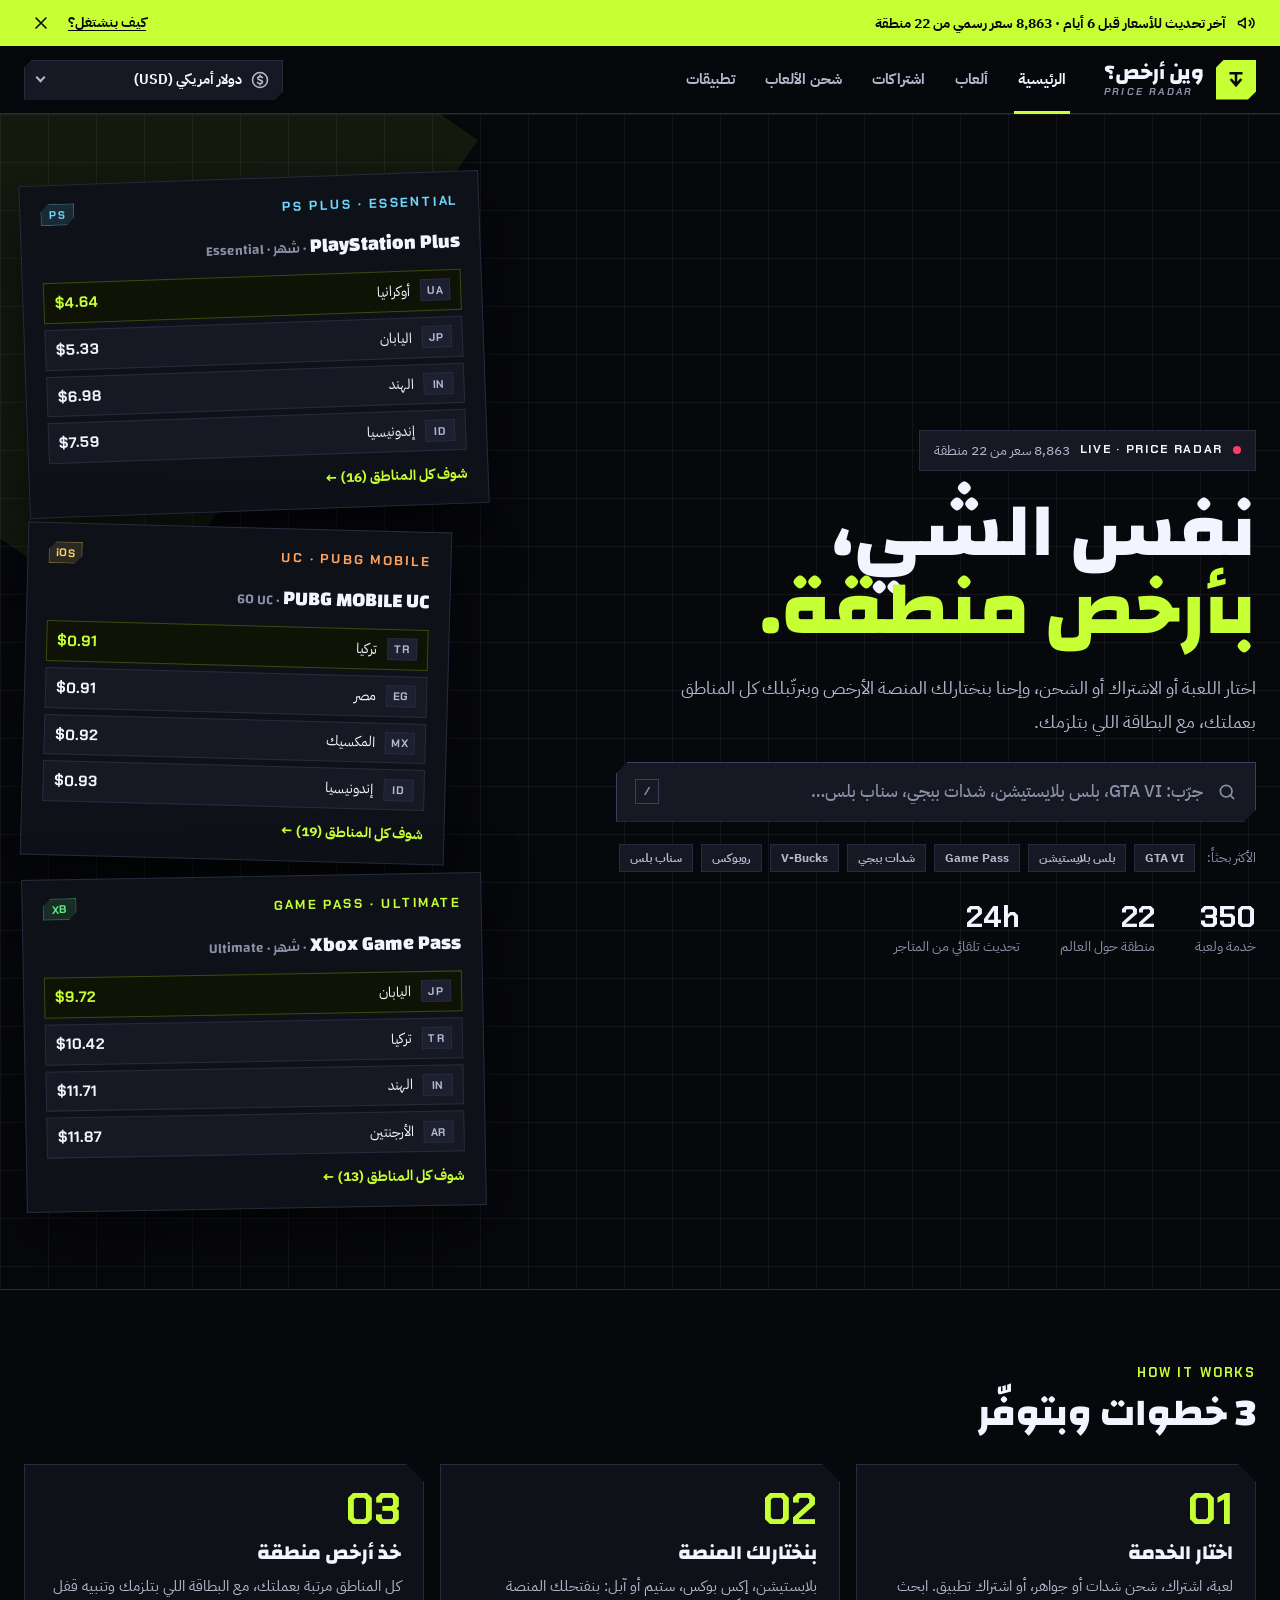
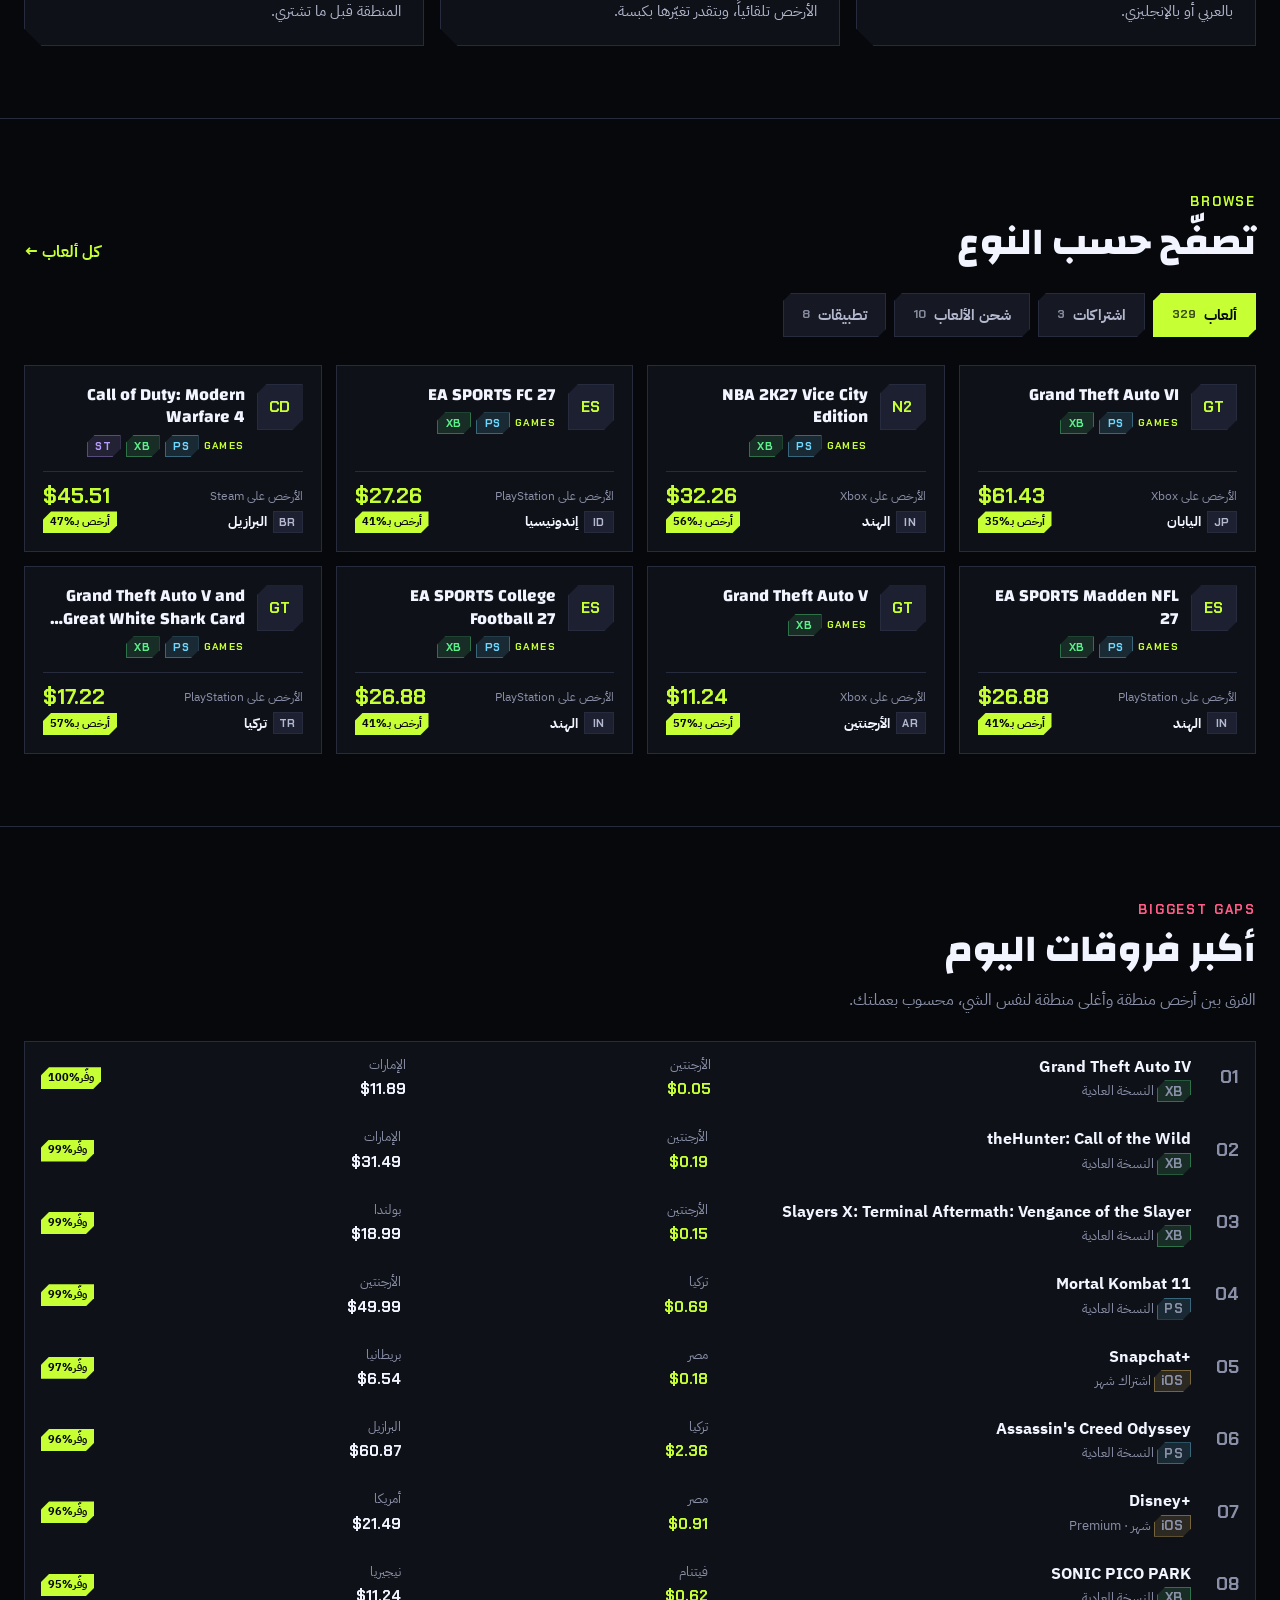
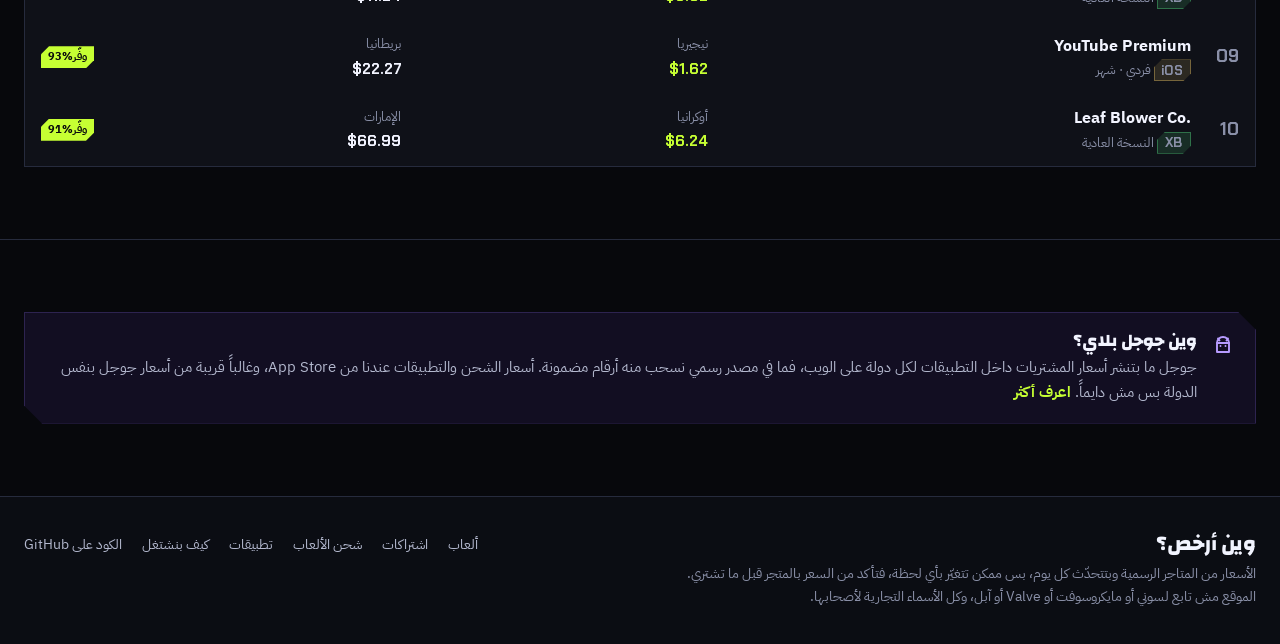
<file: index.html>
<!doctype html>
<html lang="ar" dir="rtl">
<head>
<meta charset="utf-8">
<meta name="viewport" content="width=device-width, initial-scale=1, viewport-fit=cover">
<title>وين أرخص؟ · قارن أسعار الألعاب والاشتراكات والشحن بين دول العالم</title>
<meta name="description" content="اختار الخدمة، وإحنا بنختارلك المنصة والمنطقة الأرخص: ألعاب بلايستيشن وإكس بوكس وستيم، PS Plus وGame Pass، شدات ببجي وV-Bucks وروبوكس، واشتراكات التطبيقات. أسعار رسمية بتتحدّث كل يوم.">
<meta name="theme-color" content="#07080C">
<meta name="color-scheme" content="dark">
<meta property="og:title" content="وين أرخص؟">
<meta property="og:description" content="نفس اللعبة، نفس الاشتراك، بأرخص منطقة بالعالم. أسعار رسمية بتتحدّث كل يوم وبعملتك.">
<meta property="og:type" content="website">
<link rel="icon" href="assets/img/favicon.svg" type="image/svg+xml">
<link rel="preconnect" href="https://fonts.googleapis.com">
<link rel="preconnect" href="https://fonts.gstatic.com" crossorigin>
<link rel="stylesheet" href="https://fonts.googleapis.com/css2?family=Changa:wght@600;700;800&amp;family=Chakra+Petch:ital,wght@0,600;0,700;1,700&amp;family=IBM+Plex+Sans+Arabic:wght@400;500;600;700&amp;display=swap">
<link rel="stylesheet" href="assets/css/app.css">
<script defer src="assets/js/config.js"></script>
<script defer src="assets/js/app.js"></script>
</head>
<body>
<a class="skip-link" href="#main">تخطَّ إلى المحتوى</a>

<div class="announce" id="announce" hidden>
  <div class="container announce-row">
    <svg class="ico" viewBox="0 0 24 24" aria-hidden="true"><path d="M3 11v2a1 1 0 0 0 1 1h2l5 4V6L6 10H4a1 1 0 0 0-1 1Z"/><path d="M16 9a3.5 3.5 0 0 1 0 6M19 6.5a7 7 0 0 1 0 11"/></svg>
    <p class="announce-text" id="announce-text">الأسعار بتنسحب كل يوم من المتاجر الرسمية مباشرة.</p>
    <a class="announce-link" href="#/about">كيف بنشتغل؟</a>
    <button class="announce-close" type="button" id="announce-close" aria-label="سكّر الشريط">
      <svg class="ico" viewBox="0 0 24 24" aria-hidden="true"><path d="M6 6l12 12M18 6 6 18"/></svg>
    </button>
  </div>
</div>

<header class="site-header">
  <div class="container header-row">
    <a class="brand" href="#/" aria-label="وين أرخص؟، الصفحة الرئيسية">
      <span class="brand-mark" aria-hidden="true">
        <svg viewBox="0 0 32 32"><path d="M9 7h14M16 7v15M10 16l6 7 6-7" fill="none" stroke="currentColor" stroke-width="3.4" stroke-linecap="square"/></svg>
      </span>
      <span class="brand-text">
        <span class="brand-name">وين أرخص؟</span>
        <span class="wordmark" dir="ltr">PRICE RADAR</span>
      </span>
    </a>
    <nav class="main-nav" aria-label="القائمة الرئيسية">
      <a class="nav-link" href="#/" data-nav="home">الرئيسية</a>
      <a class="nav-link" href="#/c/game" data-nav="game">ألعاب</a>
      <a class="nav-link" href="#/c/sub" data-nav="sub">اشتراكات</a>
      <a class="nav-link" href="#/c/currency" data-nav="currency">شحن الألعاب</a>
      <a class="nav-link" href="#/c/app" data-nav="app">تطبيقات</a>
    </nav>
    <div class="header-actions">
      <label class="pill-select" title="عملة العرض">
        <span class="sr-only">عملة العرض</span>
        <svg class="ico" viewBox="0 0 24 24" aria-hidden="true"><circle cx="12" cy="12" r="9"/><path d="M14.8 9.2c-.5-.8-1.5-1.3-2.8-1.3-1.7 0-2.8.9-2.8 2.1 0 2.9 5.8 1.4 5.8 4.2 0 1.2-1.2 2.1-3 2.1-1.4 0-2.5-.6-3-1.5M12 6v1.9M12 16.3V18"/></svg>
        <select id="currency-select" aria-label="عملة العرض"></select>
      </label>
    </div>
  </div>
</header>

<main id="main" class="app-main" tabindex="-1">
  <div class="container boot" role="status">
    <span class="boot-mark" aria-hidden="true"></span>
    <p>لحظة، عم نجيب الأسعار…</p>
  </div>
</main>

<footer class="site-footer">
  <div class="container footer-grid">
    <div class="footer-brand">
      <span class="brand-name">وين أرخص؟</span>
      <p>الأسعار من المتاجر الرسمية وبتتحدّث كل يوم، بس ممكن تتغيّر بأي لحظة، فتأكد من السعر بالمتجر قبل ما تشتري. الموقع مش تابع لسوني أو مايكروسوفت أو Valve أو آبل، وكل الأسماء التجارية لأصحابها.</p>
    </div>
    <nav class="footer-nav" aria-label="روابط سفلية">
      <a href="#/c/game">ألعاب</a>
      <a href="#/c/sub">اشتراكات</a>
      <a href="#/c/currency">شحن الألعاب</a>
      <a href="#/c/app">تطبيقات</a>
      <a href="#/about">كيف بنشتغل</a>
      <a id="footer-repo" href="#/about">الكود على GitHub</a>
    </nav>
  </div>
</footer>

<nav class="mobile-nav" aria-label="التنقل السريع">
  <a href="#/" data-nav="home">
    <svg class="ico" viewBox="0 0 24 24" aria-hidden="true"><path d="M4 11.5 12 5l8 6.5V20h-5v-5H9v5H4z"/></svg>
    <span>الرئيسية</span>
  </a>
  <a href="#/c/game" data-nav="game">
    <svg class="ico" viewBox="0 0 24 24" aria-hidden="true"><path d="M7 8h10a4 4 0 0 1 4 4v2.5a2.5 2.5 0 0 1-4.6 1.4L15 14H9l-1.4 1.9A2.5 2.5 0 0 1 3 14.5V12a4 4 0 0 1 4-4Z"/><path d="M8 11v2.5M6.8 12.2h2.5M15.5 11.5h.01M17 13h.01"/></svg>
    <span>ألعاب</span>
  </a>
  <a href="#/c/sub" data-nav="sub">
    <svg class="ico" viewBox="0 0 24 24" aria-hidden="true"><path d="M20 12a8 8 0 0 1-14.3 4.9M4 12a8 8 0 0 1 14.3-4.9"/><path d="M18.5 3.5v3.8h-3.8M5.5 20.5v-3.8h3.8"/></svg>
    <span>اشتراكات</span>
  </a>
  <a href="#/c/currency" data-nav="currency">
    <svg class="ico" viewBox="0 0 24 24" aria-hidden="true"><ellipse cx="9" cy="7" rx="5" ry="2.5"/><path d="M4 7v4c0 1.4 2.2 2.5 5 2.5s5-1.1 5-2.5V7"/><path d="M10 15.5c.8 1.2 2.8 2 5 2 2.8 0 5-1.1 5-2.5v-4c0-1.4-2.2-2.5-5-2.5"/></svg>
    <span>شحن</span>
  </a>
  <a href="#/c/app" data-nav="app">
    <svg class="ico" viewBox="0 0 24 24" aria-hidden="true"><rect x="4" y="4" width="6.5" height="6.5"/><rect x="13.5" y="4" width="6.5" height="6.5"/><rect x="4" y="13.5" width="6.5" height="6.5"/><rect x="13.5" y="13.5" width="6.5" height="6.5"/></svg>
    <span>تطبيقات</span>
  </a>
</nav>

<noscript>
  <div class="container noscript">الموقع بيحتاج JavaScript ليعرض الأسعار. فعّله بالمتصفح وارجع.</div>
</noscript>
</body>
</html>
</file>
<file: assets/css/app.css>
/* وين أرخص؟ — نظام التصميم (على نفس روح Just4Gamers: داكن، زوايا مقصوصة، أخضر فولت) */

:root {
  --void: #07080c;
  --void-2: #0b0d13;
  --panel: #0f1118;
  --panel-2: #161924;
  --panel-3: #1c2030;
  --steel: #262b3d;
  --steel-2: #3a4160;
  --text: #f2f4ff;
  --text-2: #b4b9cf;
  --muted: #8a90a8;
  --volt: #c6ff33;
  --volt-hover: #d9ff70;
  --volt-deep: #0f1306;
  --volt-line: #3b4a12;
  --plasma: #9b6bff;
  --plasma-text: #b79bff;
  --plasma-deep: #120e22;
  --plasma-line: #2d2350;
  --live: #ff3b6b;
  --live-text: #ff5c85;
  --sky: #6fd8ff;
  --orange: #ffa25c;
  --gold: #ffd36b;
  --green: #5bf08a;

  --font-display: 'Changa', 'IBM Plex Sans Arabic', system-ui, sans-serif;
  --font-num: 'Chakra Petch', 'Changa', system-ui, sans-serif;
  --font-body: 'IBM Plex Sans Arabic', system-ui, -apple-system, 'Segoe UI', sans-serif;

  --cut-12: polygon(12px 0, 100% 0, 100% calc(100% - 12px), calc(100% - 12px) 100%, 0 100%, 0 12px);
  --cut-8: polygon(8px 0, 100% 0, 100% calc(100% - 8px), calc(100% - 8px) 100%, 0 100%, 0 8px);
  --cut-18: polygon(0 0, calc(100% - 18px) 0, 100% 18px, 100% 100%, 18px 100%, 0 calc(100% - 18px));

  --header-h: 68px;
  --mobile-nav-h: 64px;
  --gutter: 24px;
  --container: 1320px;
  color-scheme: dark;
}

@media (max-width: 640px) {
  :root { --gutter: 16px; --header-h: 60px; }
}

*, *::before, *::after { box-sizing: border-box; }
html { -webkit-text-size-adjust: 100%; scroll-padding-top: calc(var(--header-h) + 16px); }
body {
  margin: 0;
  min-height: 100vh;
  background: var(--void);
  color: var(--text);
  font-family: var(--font-body);
  font-size: 16px;
  line-height: 1.65;
  -webkit-font-smoothing: antialiased;
  overflow-x: hidden;
  display: flex;
  flex-direction: column;
}
::selection { background: var(--volt); color: var(--void); }
a { color: inherit; text-decoration: none; }
a:hover { color: var(--volt); }
img, svg { display: block; }
button, input, select { font: inherit; color: inherit; }
button { cursor: pointer; }
h1, h2, h3, h4 { margin: 0; font-family: var(--font-display); font-weight: 800; line-height: 1.15; }
p { margin: 0; }
ul, ol { margin: 0; padding: 0; }
:focus-visible { outline: 2px solid var(--volt); outline-offset: 2px; }
[tabindex="-1"]:focus { outline: none; }
::-webkit-scrollbar { width: 10px; height: 10px; }
::-webkit-scrollbar-track { background: var(--void); }
::-webkit-scrollbar-thumb { background: var(--steel); border: 2px solid var(--void); }

.ico { width: 20px; height: 20px; flex-shrink: 0; fill: none; stroke: currentColor; stroke-width: 1.9; stroke-linecap: round; stroke-linejoin: round; }
.ico.sm { width: 16px; height: 16px; }
.ico.lg { width: 24px; height: 24px; }
.sr-only { position: absolute !important; width: 1px; height: 1px; overflow: hidden; clip: rect(0 0 0 0); white-space: nowrap; }
.skip-link { position: absolute; top: -100px; inset-inline-start: 16px; z-index: 200; padding: 10px 16px; background: var(--volt); color: var(--void); font-weight: 800; }
.skip-link:focus { top: 12px; color: var(--void); }
.ltr { direction: ltr; unicode-bidi: isolate; }
.num { font-family: var(--font-num); font-weight: 700; font-variant-numeric: tabular-nums; }
.muted { color: var(--muted); }
.text-2 { color: var(--text-2); }
.volt { color: var(--volt); }
.container { width: 100%; max-width: var(--container); margin: 0 auto; padding: 0 var(--gutter); }
.eyebrow { font-family: var(--font-num); font-weight: 700; font-size: 13px; letter-spacing: 0.14em; text-transform: uppercase; color: var(--volt); }
.eyebrow.plasma { color: var(--plasma-text); }
.eyebrow.sky { color: var(--sky); }
.eyebrow.orange { color: var(--orange); }
.eyebrow.live { color: var(--live-text); }

/* ---------- buttons ---------- */
.btn {
  display: inline-flex; align-items: center; justify-content: center; gap: 8px;
  min-height: 48px; padding: 0 22px; border: 0; background: transparent; color: var(--text);
  font-weight: 800; font-size: 15px; line-height: 1.2; white-space: nowrap; user-select: none;
  transition: transform .15s ease, background-color .15s ease, color .15s ease, box-shadow .15s ease;
}
.btn:hover { transform: translateY(-2px); }
.btn:active { transform: none; }
.btn-primary { background: var(--volt); color: var(--void); clip-path: var(--cut-12); }
.btn-primary:hover { background: var(--volt-hover); color: var(--void); }
.btn-secondary { box-shadow: inset 0 0 0 1.5px var(--steel-2); clip-path: var(--cut-12); }
.btn-secondary:hover { color: var(--volt); box-shadow: inset 0 0 0 1.5px var(--volt); }
.btn-primary:focus-visible, .btn-secondary:focus-visible { outline: none; box-shadow: inset 0 0 0 3px var(--void), inset 0 0 0 5px var(--text); }
.btn-sm { min-height: 38px; padding: 0 14px; font-size: 14px; }
.btn-block { width: 100%; }
.link { color: var(--volt); font-weight: 700; }
.link:hover { text-decoration: underline; text-underline-offset: 4px; }

/* ---------- surfaces ---------- */
.card { background: var(--panel); border: 1px solid var(--steel); min-width: 0; }
.cut { clip-path: var(--cut-18); }
.bg-grid {
  background-image:
    linear-gradient(to right, rgba(242, 244, 255, 0.05) 1px, transparent 1px),
    linear-gradient(to bottom, rgba(242, 244, 255, 0.05) 1px, transparent 1px);
  background-size: 48px 48px;
}
.stripes { background-image: repeating-linear-gradient(45deg, rgba(198, 255, 51, 0.06) 0 5px, transparent 5px 16px); }

.chip {
  display: inline-flex; align-items: center; gap: 6px; height: 28px; padding: 0 10px;
  font-size: 12px; font-weight: 700; line-height: 1; background: var(--panel-2); color: var(--text-2);
  border: 1px solid var(--steel); white-space: nowrap;
}
.chip.volt { color: var(--volt); }
.chip.solid { background: var(--volt); border-color: var(--volt); color: var(--void); }
.chip-sm { height: 22px; padding: 0 7px; font-size: 11px; }
button.chip { height: 38px; padding: 0 14px; font-size: 14px; transition: border-color .15s, color .15s, background-color .15s; }
button.chip:hover { color: var(--text); border-color: var(--steel-2); }
button.chip[aria-pressed='true'] { background: var(--volt); border-color: var(--volt); color: var(--void); }

.live-dot { display: inline-block; width: 8px; height: 8px; border-radius: 50%; background: var(--live); animation: pulse 1.6s infinite; flex-shrink: 0; }
@keyframes pulse { 0% { box-shadow: 0 0 0 0 rgba(255, 59, 107, .7); } 70% { box-shadow: 0 0 0 8px rgba(255, 59, 107, 0); } 100% { box-shadow: 0 0 0 0 rgba(255, 59, 107, 0); } }

/* شارة المنصة (نص بدل الشعارات) */
.plat {
  display: inline-flex; align-items: center; justify-content: center;
  min-width: 34px; height: 22px; padding: 0 6px;
  font-family: var(--font-num); font-weight: 700; font-size: 11px; letter-spacing: .06em;
  color: var(--pc, var(--text)); background: color-mix(in srgb, var(--pc, var(--text)) 12%, transparent);
  border: 1px solid color-mix(in srgb, var(--pc, var(--text)) 35%, transparent);
  clip-path: var(--cut-8);
  direction: ltr;
}
.p-psn { --pc: var(--sky); }
.p-xbox { --pc: var(--green); }
.p-steam { --pc: var(--plasma-text); }
.p-apple { --pc: var(--gold); }
.t-game { --tc: var(--volt); }
.t-sub { --tc: var(--plasma-text); }
.t-currency { --tc: var(--orange); }
.t-app { --tc: var(--sky); }

.code {
  display: inline-flex; align-items: center; justify-content: center;
  min-width: 30px; height: 22px; padding: 0 5px;
  font-family: var(--font-num); font-weight: 700; font-size: 11px; letter-spacing: .05em;
  background: var(--panel-3); color: var(--text-2); border: 1px solid var(--steel);
  direction: ltr;
}

/* ---------- announcement ---------- */
.announce { background: var(--volt); color: var(--void); font-weight: 700; font-size: 14px; }
.announce-row { display: flex; align-items: center; gap: 10px; min-height: 42px; padding-top: 6px; padding-bottom: 6px; }
.announce-text { flex: 1 1 auto; min-width: 0; line-height: 1.5; }
.announce-link { text-decoration: underline; text-underline-offset: 3px; font-weight: 800; white-space: nowrap; }
.announce-link:hover { color: var(--void); opacity: .75; }
.announce-close { display: grid; place-items: center; width: 34px; height: 34px; border: 0; background: transparent; color: var(--void); }
.announce-close:hover { background: rgba(7, 8, 12, .12); }

/* ---------- header ---------- */
.site-header {
  position: sticky; top: 0; z-index: 100; height: var(--header-h);
  background: rgba(7, 8, 12, .9); backdrop-filter: saturate(140%) blur(12px); -webkit-backdrop-filter: saturate(140%) blur(12px);
  border-bottom: 1px solid var(--steel);
}
.header-row { height: 100%; display: flex; align-items: center; gap: 24px; }
.brand { display: flex; align-items: center; gap: 12px; min-height: 44px; flex-shrink: 0; color: var(--text); }
.brand:hover { color: var(--text); }
.brand-mark {
  width: 40px; height: 40px; display: grid; place-items: center; background: var(--volt); color: var(--void);
  clip-path: polygon(8px 0, 100% 0, 100% calc(100% - 8px), calc(100% - 8px) 100%, 0 100%, 0 8px);
  transition: transform .2s ease;
}
.brand-mark svg { width: 24px; height: 24px; }
.brand:hover .brand-mark { transform: rotate(-6deg); }
.brand-text { display: flex; flex-direction: column; line-height: 1; gap: 4px; }
.brand-name { font-family: var(--font-display); font-weight: 800; font-size: 21px; line-height: 1; }
.wordmark { font-family: var(--font-num); font-style: italic; font-weight: 700; font-size: 10px; letter-spacing: .22em; color: var(--muted); }
.main-nav { display: flex; gap: 2px; height: 100%; }
.nav-link { position: relative; display: flex; align-items: center; padding: 0 14px; color: var(--text-2); font-weight: 700; font-size: 15px; height: 100%; }
.nav-link:hover { color: var(--volt); }
.nav-link[aria-current='page'] { color: var(--text); }
.nav-link[aria-current='page']::after { content: ''; position: absolute; bottom: -1px; inset-inline: 10px; height: 3px; background: var(--volt); }
.header-actions { margin-inline-start: auto; display: flex; align-items: center; gap: 8px; }

.pill-select {
  position: relative; display: inline-flex; align-items: center; gap: 8px; height: 40px; padding: 0 12px;
  background: var(--panel-2); border: 1px solid var(--steel); color: var(--text-2);
  clip-path: var(--cut-8);
}
.pill-select:hover { border-color: var(--steel-2); color: var(--text); }
.pill-select:focus-within { border-color: var(--volt); }
.pill-select select {
  appearance: none; -webkit-appearance: none; border: 0; background: transparent; color: var(--text);
  font-weight: 700; font-size: 14px; max-width: 190px; cursor: pointer;
}
.pill-select::after {
  content: ''; flex-shrink: 0; width: 7px; height: 7px; margin-top: -4px; pointer-events: none;
  border-right: 2px solid currentColor; border-bottom: 2px solid currentColor; transform: rotate(45deg);
}
.pill-select select:focus { outline: none; }
.pill-select option, .pill-select optgroup { background: var(--panel); color: var(--text); }

@media (max-width: 1080px) {
  .main-nav { display: none; }
}
@media (max-width: 420px) {
  .wordmark { display: none; }
  .header-row { gap: 12px; }
  .pill-select { padding: 0 10px; }
  .pill-select .ico { display: none; }
  .pill-select select { max-width: 150px; }
}
@media (max-width: 370px) {
  .brand { gap: 8px; }
  .brand-mark { width: 36px; height: 36px; }
  .brand-name { font-size: 18px; }
  .pill-select select { max-width: 122px; }
}

/* ---------- main ---------- */
.app-main { flex: 1 0 auto; }
.boot { min-height: 60vh; display: grid; place-content: center; justify-items: center; gap: 14px; color: var(--muted); }
.boot-mark { width: 52px; height: 52px; background: var(--volt); clip-path: var(--cut-12); animation: boot 1s ease-in-out infinite alternate; }
@keyframes boot { from { opacity: .45; transform: rotate(-6deg); } to { opacity: 1; transform: none; } }
.page { padding-top: 32px; padding-bottom: 80px; }
@media (max-width: 860px) {
  body { padding-bottom: calc(var(--mobile-nav-h) + env(safe-area-inset-bottom)); }
}
@media (max-width: 640px) { .page { padding-top: 20px; padding-bottom: 48px; } }

.section { padding-top: 72px; padding-bottom: 72px; display: flex; flex-direction: column; gap: 28px; }
.section + .section { border-top: 1px solid var(--steel); }
.section-head { display: flex; flex-wrap: wrap; align-items: flex-end; justify-content: space-between; gap: 12px 24px; }
.section-head h2 { font-size: clamp(1.6rem, 3vw, 2.4rem); }
.section-head p { color: var(--muted); margin-top: 6px; }
.head-copy { display: flex; flex-direction: column; gap: 8px; }
@media (max-width: 640px) { .section { padding-top: 48px; padding-bottom: 48px; gap: 22px; } }

/* ---------- hero ---------- */
.hero { position: relative; overflow: hidden; border-bottom: 1px solid var(--steel); }
.hero-glow { position: absolute; top: -200px; left: -240px; width: 600px; height: 600px; background: var(--volt); opacity: .07; transform: rotate(35deg); pointer-events: none; }
.hero-row { position: relative; padding-top: 64px; padding-bottom: 80px; display: flex; flex-wrap: wrap; align-items: center; justify-content: space-between; gap: 48px; }
.hero-copy { flex: 1 1 520px; min-width: 0; display: flex; flex-direction: column; align-items: flex-start; gap: 22px; }
.live-pill { display: inline-flex; align-items: center; gap: 10px; padding: 8px 14px; background: var(--panel-2); border: 1px solid var(--steel); font-size: 14px; color: var(--text-2); }
.live-pill .eyebrow { color: var(--text); font-size: 12px; }
.hero-title { font-size: clamp(2.7rem, 6vw, 5.4rem); line-height: 1.02; }
.hero-title span { display: block; }
.hero-title .volt { color: var(--volt); }
.hero-lead { max-width: 37rem; font-size: 1.15rem; line-height: 1.85; color: var(--text-2); }
.hero-stats { margin: 6px 0 0; display: flex; flex-wrap: wrap; gap: 14px 40px; }
.hero-stats div { display: flex; flex-direction: column; gap: 2px; }
.hero-stats dt { font-size: 30px; line-height: 1.1; }
.hero-stats dd { margin: 0; font-size: 14px; color: var(--muted); }
.hero-cards { flex: 0 1 460px; min-width: 0; display: flex; flex-direction: column; gap: 16px; }
.hero-card { display: flex; flex-direction: column; gap: 12px; padding: 18px 20px; box-shadow: 0 24px 60px rgba(0, 0, 0, .55); transition: transform .3s ease, border-color .2s; color: var(--text); }
.hero-card:hover { transform: rotate(0deg) translateY(-4px) !important; border-color: var(--volt); color: var(--text); }
.hero-card-1 { transform: rotate(-2deg); }
.hero-card-2 { margin-inline-start: 36px; transform: rotate(1.5deg); }
.hero-card-3 { transform: rotate(-1deg); }
.hc-head { display: flex; align-items: center; justify-content: space-between; gap: 12px; }
.hc-title { font-family: var(--font-display); font-weight: 800; font-size: 1.25rem; }
.hc-rows { list-style: none; display: flex; flex-direction: column; gap: 6px; }
.hc-row { display: flex; align-items: center; gap: 10px; padding: 7px 10px; background: var(--panel-2); border: 1px solid var(--steel); font-size: 14px; }
.hc-row:first-child { background: var(--volt-deep); border-color: var(--volt-line); }
.hc-row .grow { flex: 1 1 auto; min-width: 0; }
.hc-row .num { font-size: 15px; }
.hc-row:first-child .num { color: var(--volt); }
@media (max-width: 640px) {
  .hero-row { padding-top: 36px; padding-bottom: 44px; gap: 32px; }
  .hero-card-2 { margin-inline-start: 14px; }
}

/* البحث */
.search { position: relative; width: 100%; max-width: 640px; }
.search-box {
  display: flex; align-items: center; gap: 12px; height: 60px; padding: 0 18px;
  background: var(--panel-2); border: 1.5px solid var(--steel-2); clip-path: var(--cut-12);
  transition: border-color .15s, background-color .15s;
}
.search-box:focus-within { border-color: var(--volt); background: var(--panel-3); }
.search-box .ico { color: var(--muted); }
.search-input { flex: 1 1 auto; min-width: 0; height: 100%; border: 0; background: transparent; font-size: 17px; font-weight: 500; }
.search-input:focus { outline: none; }
.search-input::placeholder { color: var(--muted); }
.kbd { font-family: var(--font-num); font-size: 12px; font-weight: 700; color: var(--muted); border: 1px solid var(--steel-2); padding: 2px 8px; }
.search-list {
  position: absolute; z-index: 60; top: calc(100% + 6px); inset-inline: 0; max-height: min(420px, 60vh); overflow-y: auto;
  list-style: none; background: var(--panel); border: 1px solid var(--steel-2); box-shadow: 0 24px 60px rgba(0, 0, 0, .6);
}
.search-list[hidden] { display: none; }
.search-opt { display: flex; align-items: center; gap: 12px; padding: 10px 14px; border-top: 1px solid var(--steel); cursor: pointer; }
.search-opt:first-child { border-top: 0; }
.search-opt[aria-selected='true'], .search-opt:hover { background: var(--panel-2); }
.search-opt .grow { flex: 1 1 auto; min-width: 0; display: flex; flex-direction: column; }
.search-opt .name { font-weight: 700; overflow: hidden; text-overflow: ellipsis; white-space: nowrap; }
.search-opt .sub { font-size: 13px; color: var(--muted); }
.search-opt .num { color: var(--volt); font-size: 14px; }
.search-empty { padding: 14px; color: var(--muted); }
.quick { display: flex; flex-wrap: wrap; align-items: center; gap: 8px; }
.quick-label { font-size: 13px; color: var(--muted); margin-inline-end: 4px; }

/* ---------- steps ---------- */
.steps { display: grid; grid-template-columns: repeat(3, minmax(0, 1fr)); gap: 16px; list-style: none; }
.step { position: relative; padding: 22px; display: flex; flex-direction: column; gap: 10px; }
.step-n { font-family: var(--font-num); font-weight: 700; font-size: 44px; line-height: 1; color: var(--volt); }
.step h3 { font-size: 1.25rem; }
.step p { color: var(--text-2); font-size: 15px; }
@media (max-width: 860px) { .steps { grid-template-columns: 1fr; } }

/* ---------- tabs ---------- */
.tabs { display: flex; flex-wrap: wrap; gap: 8px; }
.tab {
  display: inline-flex; align-items: center; gap: 8px; height: 44px; padding: 0 18px;
  background: var(--panel-2); border: 1px solid var(--steel); color: var(--text-2); font-weight: 800; font-size: 15px;
  clip-path: var(--cut-8);
}
.tab:hover { color: var(--text); border-color: var(--steel-2); }
.tab[aria-selected='true'] { background: var(--volt); border-color: var(--volt); color: var(--void); }
.tab .count { font-family: var(--font-num); font-size: 12px; opacity: .7; }

/* ---------- service cards ---------- */
.grid-cards { display: grid; grid-template-columns: repeat(auto-fill, minmax(min(100%, 248px), 1fr)); gap: 14px; }
.svc-card { position: relative; display: flex; flex-direction: column; gap: 14px; padding: 18px; color: var(--text); transition: border-color .15s ease, transform .15s ease; }
.svc-card:hover { border-color: var(--volt); transform: translateY(-3px); color: var(--text); }
.svc-top { display: flex; align-items: flex-start; gap: 12px; }
.tile {
  width: 46px; height: 46px; flex-shrink: 0; display: grid; place-items: center;
  font-family: var(--font-num); font-weight: 700; font-size: 15px; letter-spacing: .02em;
  background: var(--panel-3); color: var(--tc, var(--volt));
  border: 1px solid var(--steel);
  clip-path: polygon(10px 0, 100% 0, 100% calc(100% - 10px), calc(100% - 10px) 100%, 0 100%, 0 10px);
  direction: ltr;
}
.tile.lg { width: 64px; height: 64px; font-size: 20px; }
.svc-name { font-family: var(--font-display); font-weight: 700; font-size: 1.08rem; line-height: 1.3; display: -webkit-box; -webkit-line-clamp: 2; -webkit-box-orient: vertical; overflow: hidden; }
.svc-meta { display: flex; flex-wrap: wrap; align-items: center; gap: 5px; margin-top: 6px; }
.svc-kind { font-family: var(--font-num); font-weight: 700; font-size: 10px; letter-spacing: .14em; color: var(--tc, var(--muted)); }
.svc-bottom { margin-top: auto; display: flex; align-items: flex-end; justify-content: space-between; gap: 10px; padding-top: 14px; border-top: 1px solid var(--steel); }
.svc-where { display: flex; flex-direction: column; gap: 4px; min-width: 0; }
.svc-where .lbl { font-size: 12px; color: var(--muted); }
.svc-where .reg { display: flex; align-items: center; gap: 6px; font-size: 14px; font-weight: 700; white-space: nowrap; }
.svc-price { display: flex; flex-direction: column; align-items: flex-end; gap: 4px; }
.svc-price .num { font-size: 1.35rem; color: var(--volt); line-height: 1; }
.save { display: inline-flex; align-items: center; height: 22px; padding: 0 7px; font-size: 11px; font-weight: 800; color: var(--void); background: var(--volt); clip-path: var(--cut-8); white-space: nowrap; }
.save.soft { background: var(--panel-3); color: var(--text-2); }
.more-row { display: flex; justify-content: center; }

/* ---------- gaps list ---------- */
.gaps { list-style: none; display: flex; flex-direction: column; border: 1px solid var(--steel); }
.gap-row { display: grid; grid-template-columns: 34px minmax(0, 1.6fr) minmax(0, 1fr) minmax(0, 1fr) auto; align-items: center; gap: 14px; padding: 12px 16px; border-top: 1px solid var(--steel); background: var(--panel); color: var(--text); }
.gap-row:first-child { border-top: 0; }
.gap-row:hover { background: var(--panel-2); color: var(--text); }
.gap-rank { font-family: var(--font-num); font-weight: 700; font-size: 18px; color: var(--muted); }
.gap-name { display: flex; flex-direction: column; min-width: 0; }
.gap-name b { font-weight: 700; overflow: hidden; text-overflow: ellipsis; white-space: nowrap; }
.gap-name span { font-size: 13px; color: var(--muted); }
.gap-cell { display: flex; flex-direction: column; gap: 2px; font-size: 13px; color: var(--muted); }
.gap-cell .num { font-size: 15px; color: var(--text); }
.gap-cell.cheap .num { color: var(--volt); }
@media (max-width: 760px) {
  .gap-row { grid-template-columns: 26px minmax(0, 1fr) auto; }
  .gap-row .gap-cell { display: none; }
  .gap-row .gap-cell.cheap { display: flex; grid-column: 2; }
}

/* ---------- panels ---------- */
.note { display: flex; gap: 14px; padding: 18px 20px; }
.note .ico { margin-top: 3px; }
.note h3 { font-size: 1.1rem; margin-bottom: 4px; }
.note p { color: var(--text-2); font-size: 15px; }
.note.plasma { background: var(--plasma-deep); border-color: var(--plasma-line); }
.note.plasma .ico { color: var(--plasma-text); }
.note.warn { background: #1a1208; border-color: #4a3412; }
.note.warn .ico, .note.warn strong { color: var(--orange); }

/* ---------- browse ---------- */
.page-head { display: flex; flex-direction: column; gap: 10px; margin-bottom: 26px; }
.page-head h1 { font-size: clamp(2rem, 4.4vw, 3.2rem); }
.page-head p { color: var(--text-2); max-width: 46rem; }
.crumbs { display: flex; flex-wrap: wrap; align-items: center; gap: 8px; font-size: 14px; color: var(--muted); list-style: none; }
.crumbs a:hover { color: var(--volt); }
.crumbs li + li::before { content: '‹'; margin-inline-end: 8px; color: var(--steel-2); }
.toolbar { display: flex; flex-wrap: wrap; align-items: center; gap: 10px; margin-bottom: 20px; }
.toolbar .search { max-width: 380px; flex: 1 1 260px; }
.toolbar .search-box { height: 46px; }
.toolbar .search-input { font-size: 15px; }
.toolbar-spacer { flex: 1 1 auto; }
.result-count { font-size: 14px; color: var(--muted); margin-bottom: 14px; }
.empty { padding: 48px 20px; text-align: center; color: var(--muted); display: flex; flex-direction: column; align-items: center; gap: 12px; }

/* ---------- service page ---------- */
.svc-head { display: flex; align-items: flex-start; gap: 18px; margin: 14px 0 28px; }
.svc-head h1 { font-size: clamp(1.9rem, 4.6vw, 3.1rem); line-height: 1.08; }
.svc-head .svc-meta { margin-top: 10px; }
.flow { display: flex; flex-direction: column; gap: 26px; }
.flow-step { display: flex; flex-direction: column; gap: 12px; }
.flow-label { display: flex; align-items: center; gap: 10px; font-weight: 700; color: var(--text-2); }
.flow-label .n { width: 26px; height: 26px; display: grid; place-items: center; font-family: var(--font-num); font-size: 13px; font-weight: 700; color: var(--void); background: var(--volt); clip-path: var(--cut-8); }
.flow-label .hint { font-weight: 500; font-size: 13px; color: var(--muted); }
.plat-grid { display: grid; grid-template-columns: repeat(auto-fill, minmax(min(100%, 220px), 1fr)); gap: 10px; }
.plat-card {
  position: relative; display: flex; flex-direction: column; gap: 10px; padding: 14px 16px; text-align: start;
  background: var(--panel); border: 1.5px solid var(--steel); color: var(--text); clip-path: var(--cut-12);
  transition: border-color .15s, background-color .15s;
}
.plat-card:hover { border-color: var(--steel-2); color: var(--text); }
.plat-card[aria-current='true'] { border-color: var(--volt); background: var(--volt-deep); }
.plat-card .row1 { display: flex; align-items: center; gap: 10px; }
.plat-card .pname { font-weight: 800; font-size: 16px; }
.plat-card .check { margin-inline-start: auto; width: 22px; height: 22px; display: grid; place-items: center; background: var(--volt); color: var(--void); clip-path: var(--cut-8); opacity: 0; }
.plat-card .row1 .tag { margin-inline-start: 2px; }
.plat-card[aria-current='true'] .check { opacity: 1; }
.plat-card .pprice { display: flex; align-items: baseline; justify-content: space-between; gap: 8px; }
.plat-card .pprice .num { font-size: 1.3rem; color: var(--volt); }
.plat-card .pwhere { font-size: 13px; color: var(--muted); }
.pkg-row { display: flex; flex-wrap: wrap; gap: 8px; }
.pkg {
  display: inline-flex; flex-direction: column; align-items: flex-start; gap: 2px; padding: 8px 14px; min-height: 52px;
  background: var(--panel-2); border: 1.5px solid var(--steel); color: var(--text-2); text-align: start; clip-path: var(--cut-8);
}
.pkg:hover { border-color: var(--steel-2); color: var(--text); }
.pkg[aria-current='true'] { border-color: var(--volt); background: var(--volt-deep); color: var(--text); }
.pkg .pl { font-weight: 700; font-size: 14px; }
.pkg .pp { font-family: var(--font-num); font-weight: 700; font-size: 13px; color: var(--volt); }

.result { display: grid; grid-template-columns: minmax(0, 1fr) 360px; gap: 18px; align-items: start; }
.result-main { display: flex; flex-direction: column; gap: 18px; min-width: 0; }
.result-side { display: flex; flex-direction: column; gap: 14px; position: sticky; top: calc(var(--header-h) + 16px); }
@media (max-width: 980px) {
  .result { grid-template-columns: 1fr; }
  .result-side { position: static; }
}
.winner { position: relative; overflow: hidden; padding: 24px; background: var(--volt-deep); border-color: var(--volt-line); display: flex; flex-direction: column; gap: 16px; }
.winner .stripes-bg { position: absolute; inset: 0; opacity: .7; pointer-events: none; }
.winner > *:not(.stripes-bg) { position: relative; }
.winner-top { display: flex; flex-wrap: wrap; align-items: center; justify-content: space-between; gap: 10px; }
.winner-reg { display: flex; align-items: center; gap: 12px; }
.winner-reg .tile { color: var(--volt); }
.winner-reg h2 { font-size: clamp(1.7rem, 3.6vw, 2.4rem); }
.winner-price { display: flex; flex-wrap: wrap; align-items: baseline; gap: 6px 16px; }
.winner-price .big { font-family: var(--font-num); font-weight: 700; font-size: clamp(2.4rem, 6vw, 3.6rem); line-height: 1; color: var(--volt); }
.winner-price .local { font-size: 15px; color: var(--text-2); }
.winner-facts { display: grid; grid-template-columns: repeat(3, minmax(0, 1fr)); gap: 10px; }
.fact { padding: 12px 14px; background: rgba(7, 8, 12, .55); border: 1px solid var(--volt-line); display: flex; flex-direction: column; gap: 4px; min-width: 0; }
.fact .lbl { font-size: 12px; color: var(--muted); }
.fact .val { font-family: var(--font-num); font-weight: 700; font-size: 1.15rem; }
.fact .val.volt { color: var(--volt); }
.fact .sub { font-size: 12px; color: var(--text-2); overflow: hidden; text-overflow: ellipsis; white-space: nowrap; }
.fact select { width: 100%; height: 30px; background: var(--panel-2); border: 1px solid var(--steel-2); color: var(--text); font-size: 13px; font-weight: 700; padding: 0 6px; }
.winner-actions { display: flex; flex-wrap: wrap; gap: 10px; }
.winner-actions .btn { white-space: normal; text-align: center; line-height: 1.35; padding-top: 10px; padding-bottom: 10px; max-width: 100%; }
@media (max-width: 640px) {
  .winner { padding: 18px; }
  .winner-facts { grid-template-columns: 1fr 1fr; }
  .winner-facts .fact:last-child { grid-column: 1 / -1; }
  .winner-actions .btn { flex: 1 1 100%; }
}

.table-card { overflow: hidden; }
.table-head { display: flex; flex-wrap: wrap; align-items: center; justify-content: space-between; gap: 8px 16px; padding: 16px 18px; border-bottom: 1px solid var(--steel); }
.table-head h2 { font-size: 1.3rem; }
.table-head p { font-size: 13px; color: var(--muted); }
.ptable { width: 100%; border-collapse: collapse; }
.ptable th { text-align: start; font-size: 12px; font-weight: 700; color: var(--muted); padding: 10px 14px; background: var(--void-2); border-bottom: 1px solid var(--steel); white-space: nowrap; }
.ptable td { padding: 12px 14px; border-bottom: 1px solid var(--steel); vertical-align: middle; font-size: 14px; }
.ptable tr:last-child td { border-bottom: 0; }
.ptable tr.is-best td { background: var(--volt-deep); }
.ptable tr.is-best td:first-child { box-shadow: inset -3px 0 0 var(--volt); }
.ptable tr.is-mine td { background: rgba(111, 216, 255, .05); }
.reg-cell { display: flex; align-items: center; gap: 8px; font-weight: 700; white-space: nowrap; }
.tag { display: inline-flex; align-items: center; height: 20px; padding: 0 6px; font-size: 11px; font-weight: 800; white-space: nowrap; }
.tag.best { background: var(--volt); color: var(--void); }
.tag.mine { background: rgba(111, 216, 255, .15); color: var(--sky); }
.tag.sale { background: rgba(255, 162, 92, .15); color: var(--orange); }
.c-yours .num { font-size: 15px; }
.is-best .c-yours .num { color: var(--volt); }
.c-local { color: var(--text-2); font-family: var(--font-num); font-weight: 600; font-size: 13px; white-space: nowrap; }
.c-diff { font-size: 13px; color: var(--muted); white-space: nowrap; }
.c-src a { display: inline-flex; align-items: center; gap: 4px; font-size: 12px; color: var(--muted); white-space: nowrap; }
.c-src a:hover { color: var(--volt); }
.table-foot { padding: 14px 18px; display: flex; flex-direction: column; gap: 6px; font-size: 13px; color: var(--muted); border-top: 1px solid var(--steel); background: var(--void-2); }
.table-foot a { color: var(--text-2); display: inline-flex; align-items: center; gap: 6px; }
.table-foot a:hover { color: var(--volt); }
@media (max-width: 680px) {
  .ptable thead { display: none; }
  .ptable, .ptable tbody { display: block; }
  .ptable tr { display: grid; grid-template-columns: minmax(0, 1fr) auto; grid-template-areas: 'reg yours' 'local diff' 'src src'; gap: 4px 12px; padding: 12px 14px; border-bottom: 1px solid var(--steel); }
  .ptable tr:last-child { border-bottom: 0; }
  .ptable tr.is-best { background: var(--volt-deep); box-shadow: inset -3px 0 0 var(--volt); }
  .ptable tr.is-mine { background: rgba(111, 216, 255, .05); }
  .ptable td { display: block; padding: 0; border: 0; background: transparent !important; box-shadow: none !important; }
  .ptable .c-reg { grid-area: reg; }
  .ptable .c-yours { grid-area: yours; text-align: end; }
  .ptable .c-local { grid-area: local; }
  .ptable .c-diff { grid-area: diff; text-align: end; }
  .ptable .c-src { grid-area: src; }
}

.side-card { padding: 18px; display: flex; flex-direction: column; gap: 12px; }
.side-card h3 { font-size: 1.1rem; }
.card-pick { display: flex; align-items: center; gap: 12px; padding: 12px; background: var(--panel-2); border: 1px solid var(--steel); }
.card-pick .grow { display: flex; flex-direction: column; gap: 2px; min-width: 0; }
.card-pick b { font-size: 15px; }
.card-pick span { font-size: 13px; color: var(--muted); }
.tips { list-style: none; display: flex; flex-direction: column; gap: 10px; font-size: 14px; color: var(--text-2); }
.tips li { display: flex; gap: 10px; }
.tips .ico { margin-top: 2px; color: var(--volt); }
.tips li.warn .ico { color: var(--orange); }

/* ---------- about ---------- */
.prose { max-width: 50rem; display: flex; flex-direction: column; gap: 16px; color: var(--text-2); font-size: 16px; line-height: 1.9; }
.prose h2 { color: var(--text); font-size: 1.5rem; margin-top: 18px; }
.prose strong { color: var(--text); }
.src-table { width: 100%; border-collapse: collapse; font-size: 14px; }
.src-table th, .src-table td { text-align: start; padding: 10px 12px; border-bottom: 1px solid var(--steel); vertical-align: top; }
.src-table th { color: var(--muted); font-size: 12px; background: var(--void-2); }
.src-table td:first-child { white-space: nowrap; }
.table-scroll { overflow-x: auto; border: 1px solid var(--steel); }

/* ---------- footer & mobile nav ---------- */
.site-footer { border-top: 1px solid var(--steel); background: var(--void-2); }
.footer-grid { display: flex; flex-wrap: wrap; justify-content: space-between; gap: 24px; padding-top: 36px; padding-bottom: 36px; }
.footer-brand { max-width: 36rem; display: flex; flex-direction: column; gap: 8px; }
.footer-brand p { font-size: 14px; color: var(--muted); }
.footer-nav { display: flex; flex-wrap: wrap; align-items: flex-start; gap: 10px 20px; font-size: 14px; color: var(--text-2); }
.mobile-nav { display: none; }
@media (max-width: 860px) {
  .mobile-nav {
    position: fixed; bottom: 0; inset-inline: 0; z-index: 100;
    height: calc(var(--mobile-nav-h) + env(safe-area-inset-bottom)); padding-bottom: env(safe-area-inset-bottom);
    background: rgba(11, 13, 19, .96); backdrop-filter: blur(12px); -webkit-backdrop-filter: blur(12px);
    border-top: 1px solid var(--steel); display: grid; grid-template-columns: repeat(5, 1fr);
  }
  .mobile-nav a { position: relative; display: flex; flex-direction: column; align-items: center; justify-content: center; gap: 3px; font-size: 11px; font-weight: 700; color: var(--muted); }
  .mobile-nav a[aria-current='page'] { color: var(--volt); }
  .mobile-nav a[aria-current='page']::before { content: ''; position: absolute; top: -1px; inset-inline: 22%; height: 3px; background: var(--volt); }
}
.noscript { padding: 24px; }

@media (prefers-reduced-motion: reduce) {
  *, *::before, *::after { animation: none !important; transition: none !important; }
  .hero-card-1, .hero-card-2, .hero-card-3 { transform: none; }
}
</file>
